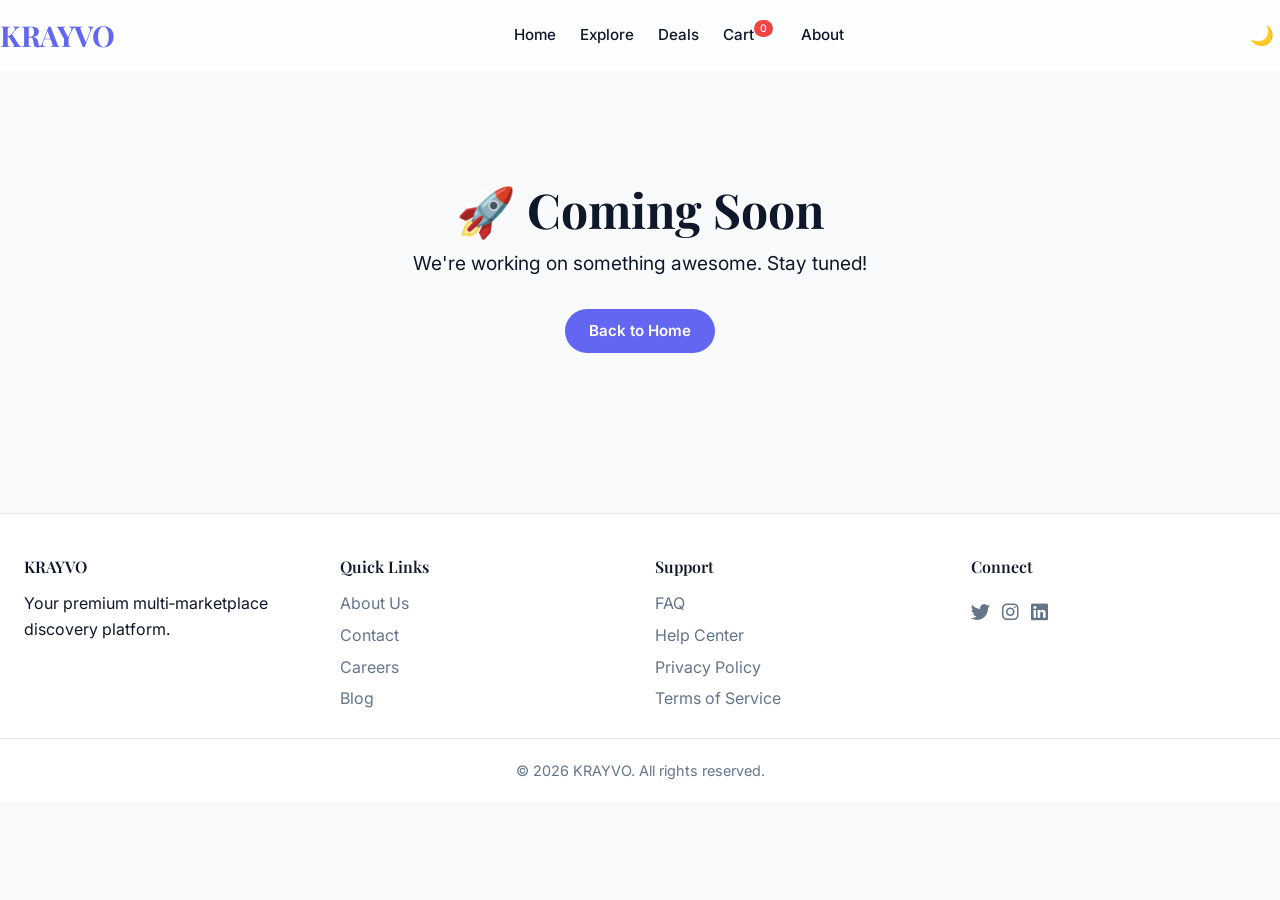
<file: blog.html>
<!DOCTYPE html>
<html lang="en" data-theme="light">
<head>
  <meta charset="UTF-8">
  <meta name="viewport" content="width=device-width, initial-scale=1.0">
  <title>Coming Soon | KRAYVO</title>
  <meta name="description" content="This page is under construction. Stay tuned!">
  <link rel="stylesheet" href="css/style.css">
  <link href="https://fonts.googleapis.com/css2?family=Inter:wght@300;400;500;600;700;800&family=Playfair+Display:wght@400;500;600;700&display=swap" rel="stylesheet">
  <link rel="stylesheet" href="https://cdnjs.cloudflare.com/ajax/libs/font-awesome/6.4.0/css/all.min.css">
</head>
<body>
  <div id="app-header"></div>
  
  <main class="container" style="text-align:center; padding:100px 20px;">
    <h1 style="font-size:3rem; font-family:var(--font-display);">🚀 Coming Soon</h1>
    <p style="font-size:1.2rem; margin-bottom:30px;">We're working on something awesome. Stay tuned!</p>
    <a href="index.html" class="btn btn-primary">Back to Home</a>
  </main>

  <div id="app-footer"></div>
  <script src="js/script.js"></script>
</body>
</html>
</file>
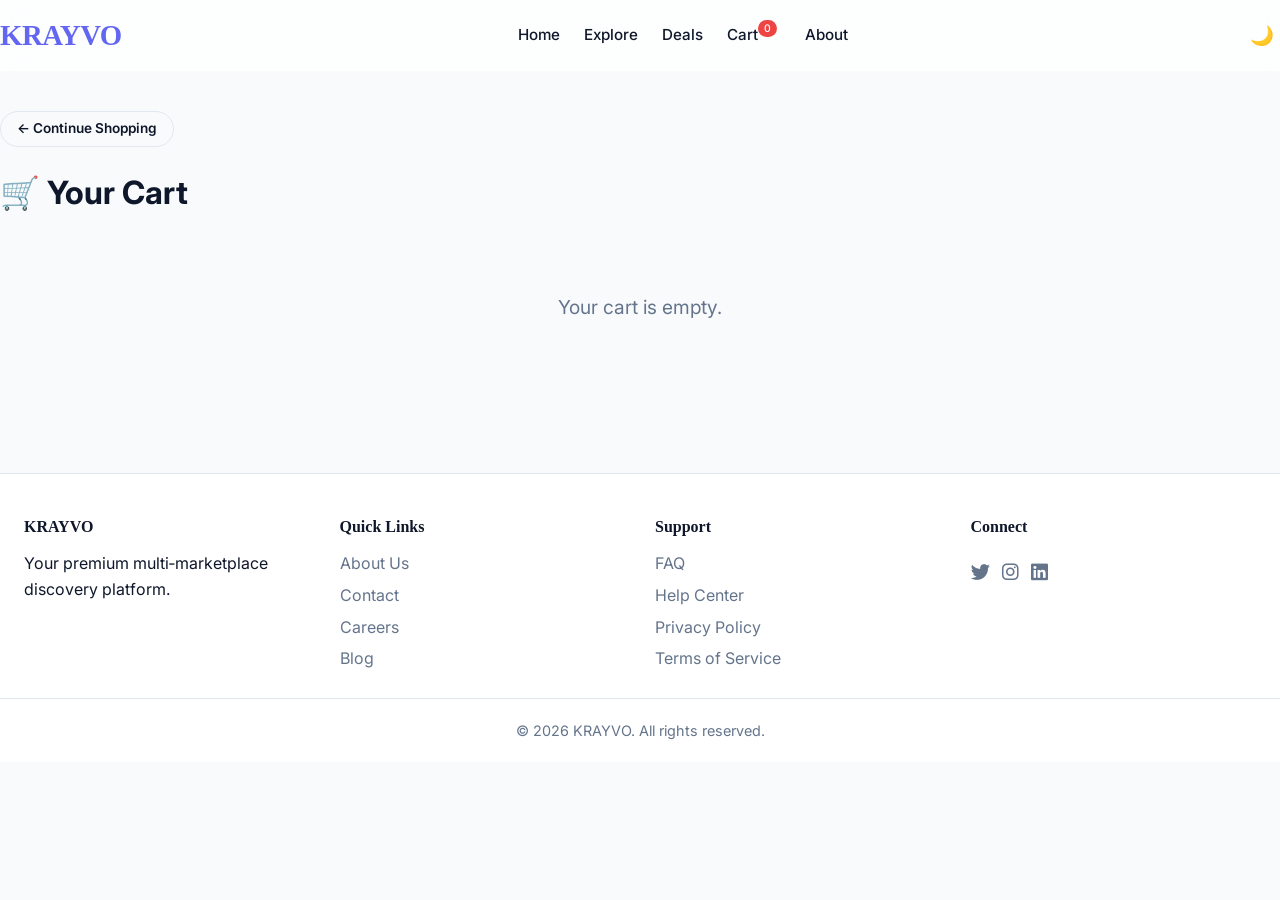
<file: cart.html>
<!DOCTYPE html>
<html lang="en" data-theme="light">
<head>
  <meta charset="UTF-8">
  <meta name="viewport" content="width=device-width, initial-scale=1.0">
  <title>Your Cart | KRAYVO</title>
  <meta name="description" content="Review your cart and checkout securely.">
  <link rel="stylesheet" href="css/style.css">
  <link href="https://fonts.googleapis.com/css2?family=Inter:wght@300;400;500;600;700;800&display=swap" rel="stylesheet">
  <link rel="stylesheet" href="https://cdnjs.cloudflare.com/ajax/libs/font-awesome/6.4.0/css/all.min.css">
  <script src="https://checkout.razorpay.com/v1/checkout.js"></script>
</head>
<body>
  <div id="app-header"></div>
  
  <main class="container" style="padding:40px 0;">
    <a href="index.html" class="btn btn-outline btn-sm" style="margin-bottom:20px;">← Continue Shopping</a>
    <h1 style="margin-bottom:24px;">🛒 Your Cart</h1>
    <div id="cartContainer"></div>
    <div id="cartSummary" class="cart-summary" style="display:none;">
      <h2>Order Summary</h2>
      <p style="font-size:1.2rem; margin:16px 0;">Total: <strong>₹<span id="totalAmount">0</span></strong></p>
      <button class="btn btn-primary checkout-btn" onclick="checkout()">Proceed to Pay</button>
    </div>
  </main>

  <div id="app-footer"></div>

  <script src="js/script.js"></script>
  <script>
    // Demo product lookup (same dataset)
    const platformsList = [
      { key: 'krayvo', label: 'KRAYVO', icon: 'fas fa-crown' },
      { key: 'amazon', label: 'Amazon', icon: 'fab fa-amazon' },
      { key: 'flipkart', label: 'Flipkart', icon: 'fas fa-store' },
      { key: 'myntra', label: 'Myntra', icon: 'fas fa-tshirt' },
      { key: 'savana', label: 'Savana', icon: 'fas fa-leaf' },
      { key: 'ajio', label: 'Ajio', icon: 'fas fa-shopping-bag' },
      { key: 'meesho', label: 'Meesho', icon: 'fas fa-gem' }
    ];
    const categories = ["Mobile","Fashion","Beauty","Electronics","Home & Kitchen","Accessories","Books"];
    const brandNames = { krayvo:'KRAYVO', amazon:'AmazonBasics', flipkart:'Flipkart SmartBuy', myntra:'Myntra', savana:'Savana', ajio:'Ajio', meesho:'Meesho' };
    
    const DEMO_PRODUCTS = [];
    platformsList.forEach(plat => {
      for(let i=1; i<=20; i++){
        const cat = categories[i % categories.length];
        const price = Math.floor(Math.random()*5000)+299;
        const origPrice = price + Math.floor(Math.random()*3000)+200;
        DEMO_PRODUCTS.push({
          id: `demo_${plat.key}_${i}`,
          name: `${brandNames[plat.key]} ${cat} ${i}`,
          brand: brandNames[plat.key],
          price,
          originalPrice: origPrice,
          category: cat,
          platform: plat.key,
          imageUrl: null,
          affiliateLink: plat.key === 'krayvo' ? '#' : `https://www.${plat.key}.com`,
        });
      }
    });

    let cart = JSON.parse(localStorage.getItem('krayvo_cart')) || [];

    function getProductImage(p) {
      if(p.imageData) return p.imageData;
      if(p.imageUrl && p.imageUrl.trim()) return p.imageUrl;
      const emojis = {"Mobile":"📱","Fashion":"👕","Beauty":"💄","Electronics":"💻","Home & Kitchen":"🏠","Accessories":"⌚","Books":"📚"};
      return `https://placehold.co/100x100/1e293b/white?text=${emojis[p.category]||'📦'}`;
    }

    function renderCart() {
      const container = document.getElementById('cartContainer');
      const summary = document.getElementById('cartSummary');
      if(cart.length === 0) {
        container.innerHTML = '<div class="empty-cart">Your cart is empty.</div>';
        summary.style.display = 'none';
        return;
      }
      let total = 0;
      container.innerHTML = cart.map(item => {
        const prod = DEMO_PRODUCTS.find(p => p.id === item.id);
        if(!prod) return '';
        const itemTotal = prod.price * item.qty;
        total += itemTotal;
        return `
          <div class="cart-item">
            <img src="${getProductImage(prod)}" alt="${prod.name}">
            <div class="item-details">
              <h4 class="item-name">${prod.name}</h4>
              <p style="color:var(--text-muted);">Qty: ${item.qty} × ₹${prod.price}</p>
            </div>
            <div class="item-price">₹${itemTotal}</div>
            <button class="remove-btn" onclick="removeItem('${item.id}')">Remove</button>
          </div>
        `;
      }).join('');
      document.getElementById('totalAmount').textContent = total;
      summary.style.display = 'block';
    }

    window.removeItem = (pid) => {
      cart = cart.filter(item => item.id !== pid);
      localStorage.setItem('krayvo_cart', JSON.stringify(cart));
      renderCart();
      updateCartCount();
    };

    window.checkout = () => {
      // Filter KRAYVO items for Razorpay, others redirect
      const krayvoItems = cart.filter(item => {
        const prod = DEMO_PRODUCTS.find(p => p.id === item.id);
        return prod && (prod.platform === 'krayvo' || !prod.platform);
      });
      if(krayvoItems.length === 0) {
        showToast('Only KRAYVO products can be checked out here. Others redirect to their store.', 'error');
        return;
      }
      let totalAmount = 0;
      krayvoItems.forEach(item => {
        const prod = DEMO_PRODUCTS.find(p => p.id === item.id);
        if(prod) totalAmount += prod.price * item.qty;
      });
      const options = {
        key: "rzp_test_YourTestKeyHere",
        amount: totalAmount * 100,
        currency: "INR",
        name: "KRAYVO",
        description: "Cart Checkout",
        handler: function(response) {
          showToast('Payment successful! Order placed.');
          // Remove KRAYVO items from cart
          cart = cart.filter(item => !krayvoItems.some(ki => ki.id === item.id));
          localStorage.setItem('krayvo_cart', JSON.stringify(cart));
          renderCart();
          updateCartCount();
        },
        prefill: { email: "guest@example.com" },
        theme: { color: "#6366f1" }
      };
      new Razorpay(options).open();
    };

    renderCart();
  </script>
</body>
</html>
</file>
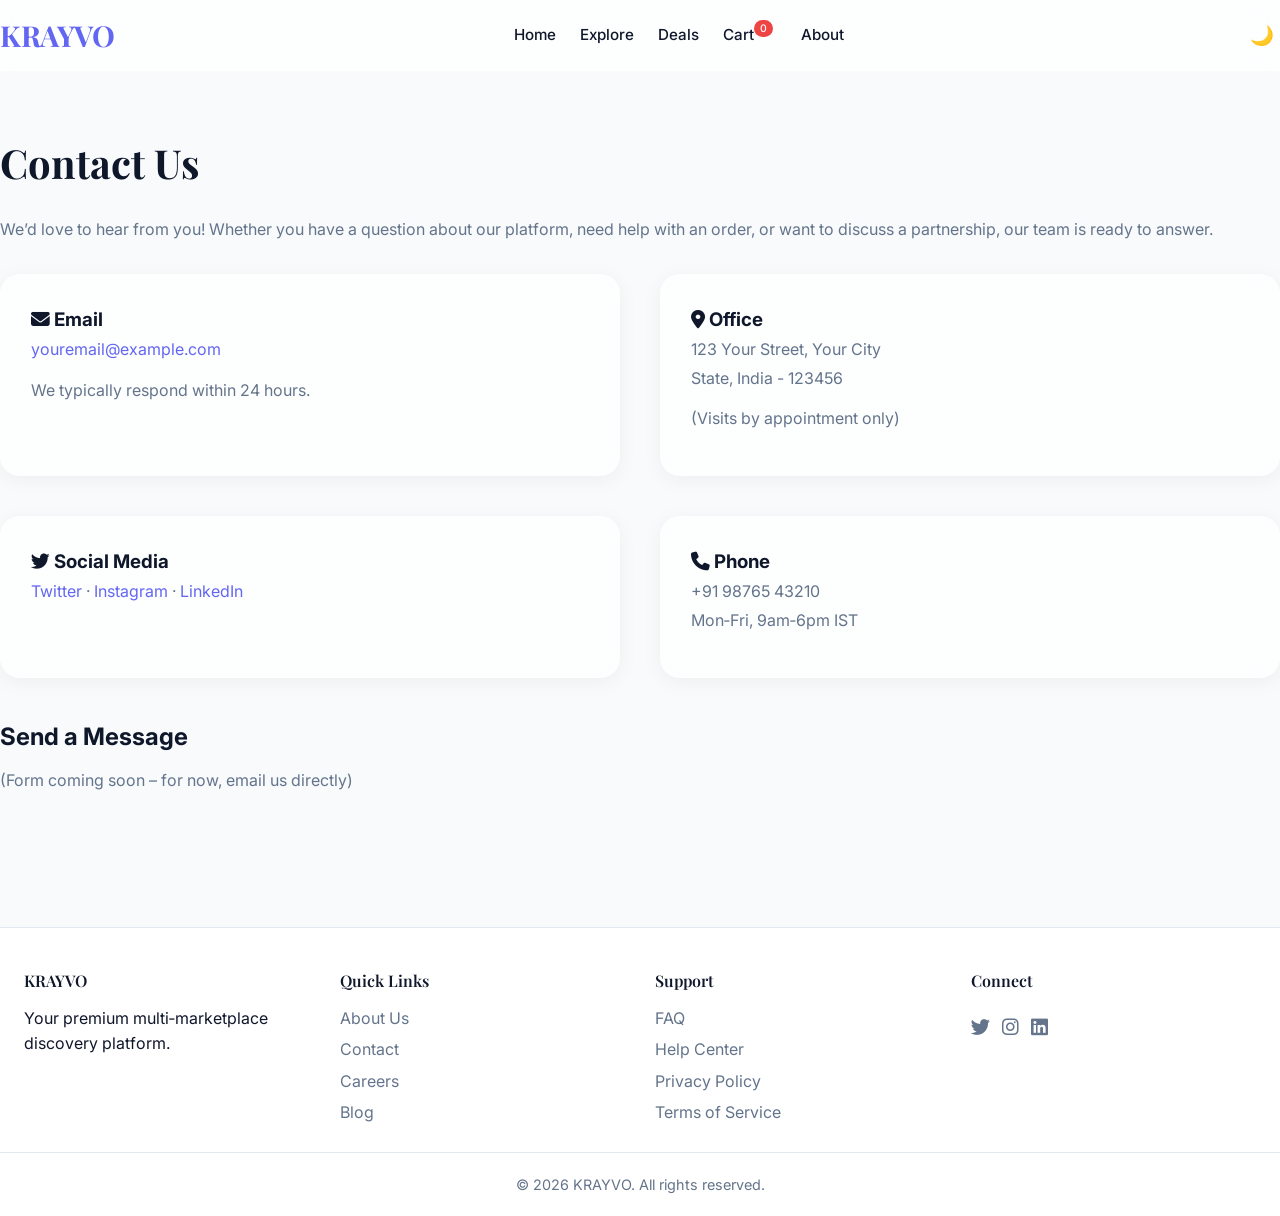
<file: contact.html>
<!DOCTYPE html>
<html lang="en" data-theme="light">
<head>
  <meta charset="UTF-8">
  <meta name="viewport" content="width=device-width, initial-scale=1.0">
  <title>Contact Us | KRAYVO</title>
  <meta name="description" content="Get in touch with the KRAYVO team for support, partnerships, or general inquiries.">
  <meta property="og:title" content="Contact KRAYVO">
  <link rel="canonical" href="https://bibekpatra307-bot.github.io/Krayvo/contact.html">
  <link rel="stylesheet" href="css/style.css">
  <link href="https://fonts.googleapis.com/css2?family=Inter:wght@300;400;500;600;700;800&family=Playfair+Display:wght@400;500;600;700&display=swap" rel="stylesheet">
  <link rel="stylesheet" href="https://cdnjs.cloudflare.com/ajax/libs/font-awesome/6.4.0/css/all.min.css">
</head>
<body>
  <div id="app-header"></div>
  
  <main class="container page-content">
    <h1>Contact Us</h1>
    <p>We’d love to hear from you! Whether you have a question about our platform, need help with an order, or want to discuss a partnership, our team is ready to answer.</p>
    
    <div style="display:grid; grid-template-columns:1fr 1fr; gap:40px; margin-top:30px;">
      <div class="card" style="padding:30px;">
        <h3><i class="fas fa-envelope"></i> Email</h3>
        <!-- 👇 Is email ko apni email se badal dena -->
        <p><a href="mailto:youremail@example.com" style="color:var(--primary);">youremail@example.com</a></p>
        <p style="color:var(--text-muted);">We typically respond within 24 hours.</p>
      </div>
      <div class="card" style="padding:30px;">
        <h3><i class="fas fa-map-marker-alt"></i> Office</h3>
        <!-- 👇 Address apna daal dena -->
        <p>123 Your Street, Your City<br>State, India - 123456</p>
        <p style="color:var(--text-muted);">(Visits by appointment only)</p>
      </div>
      <div class="card" style="padding:30px;">
        <h3><i class="fab fa-twitter"></i> Social Media</h3>
        <!-- 👇 Apne social links daal dena -->
        <p><a href="#" style="color:var(--primary);">Twitter</a> · <a href="#" style="color:var(--primary);">Instagram</a> · <a href="#" style="color:var(--primary);">LinkedIn</a></p>
      </div>
      <div class="card" style="padding:30px;">
        <h3><i class="fas fa-phone"></i> Phone</h3>
        <!-- 👇 Phone number daal dena -->
        <p>+91 98765 43210<br><span style="color:var(--text-muted);">Mon‑Fri, 9am‑6pm IST</span></p>
      </div>
    </div>
    
    <div style="margin-top:40px;">
      <h2>Send a Message</h2>
      <p style="color:var(--text-muted);">(Form coming soon – for now, email us directly)</p>
    </div>
  </main>

  <div id="app-footer"></div>
  <script src="js/script.js"></script>
</body>
</html>
</file>
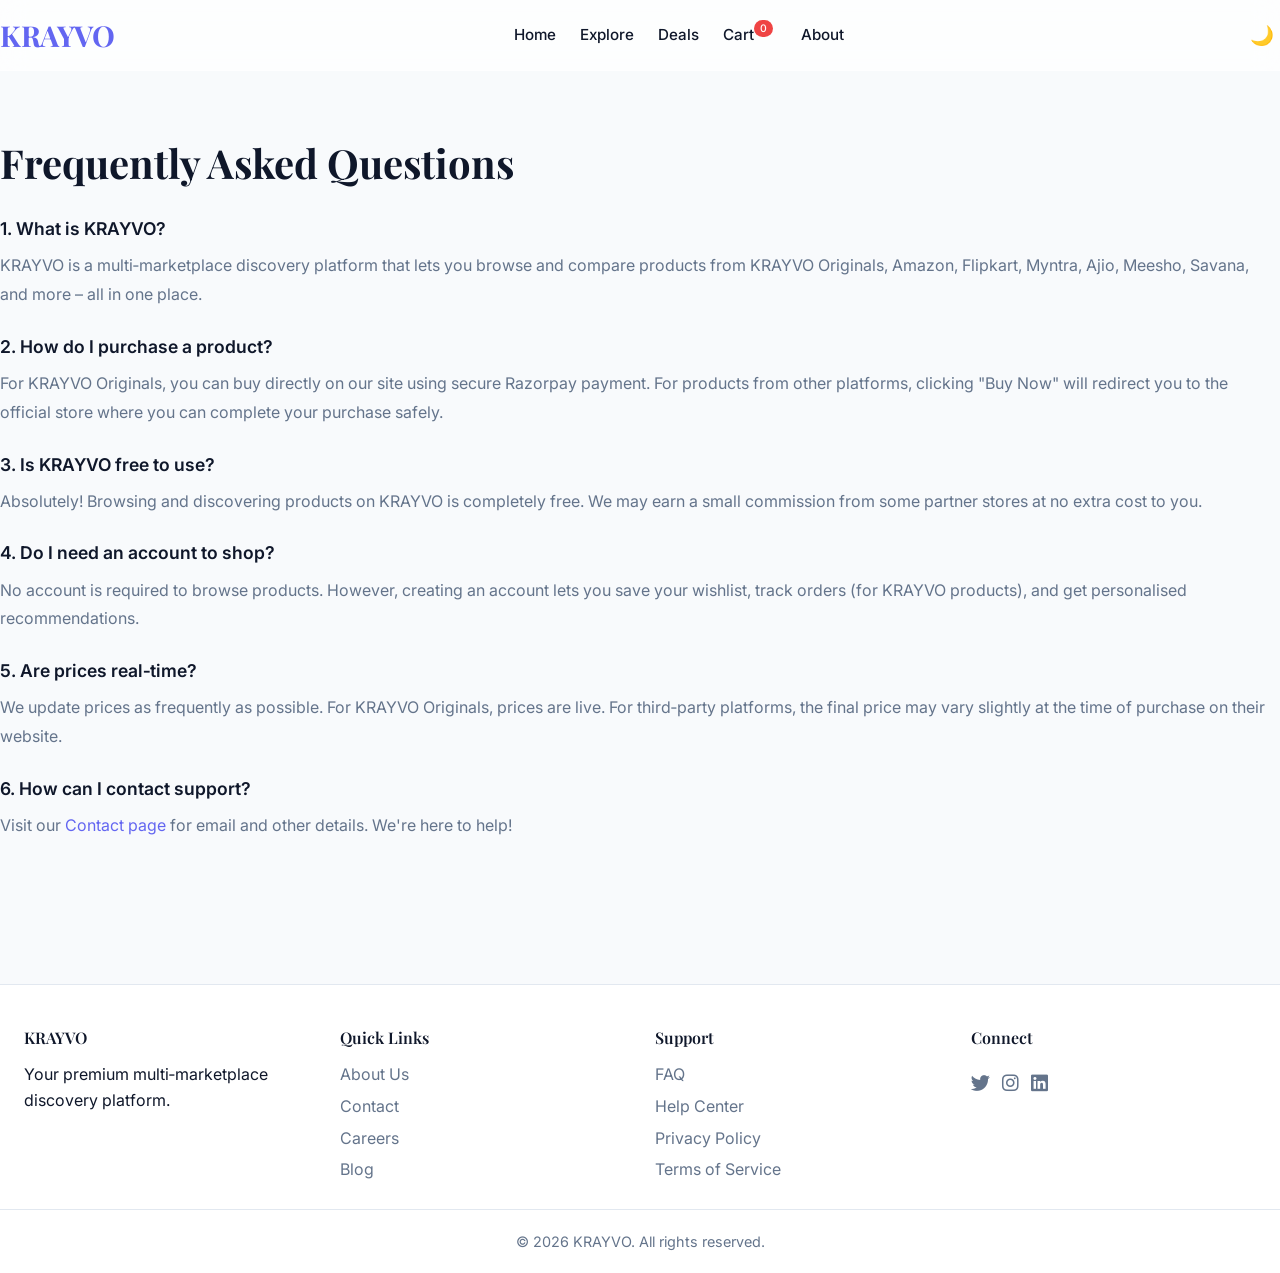
<file: faq.html>
<!DOCTYPE html>
<html lang="en" data-theme="light">
<head>
  <meta charset="UTF-8">
  <meta name="viewport" content="width=device-width, initial-scale=1.0">
  <title>FAQ | KRAYVO</title>
  <meta name="description" content="Find answers to common questions about KRAYVO, orders, platforms, and more.">
  <meta property="og:title" content="Frequently Asked Questions - KRAYVO">
  <link rel="canonical" href="https://bibekpatra307-bot.github.io/Krayvo/faq.html">
  <link rel="stylesheet" href="css/style.css">
  <link href="https://fonts.googleapis.com/css2?family=Inter:wght@300;400;500;600;700;800&family=Playfair+Display:wght@400;500;600;700&display=swap" rel="stylesheet">
  <link rel="stylesheet" href="https://cdnjs.cloudflare.com/ajax/libs/font-awesome/6.4.0/css/all.min.css">
  <style>
    .faq-item { margin-bottom: 24px; }
    .faq-question { font-weight: 600; font-size: 1.1rem; cursor: pointer; }
    .faq-answer { color: var(--text-muted); margin-top: 8px; display: block; }
  </style>
</head>
<body>
  <div id="app-header"></div>
  
  <main class="container page-content">
    <h1>Frequently Asked Questions</h1>
    
    <div class="faq-item">
      <div class="faq-question">1. What is KRAYVO?</div>
      <p class="faq-answer">KRAYVO is a multi‑marketplace discovery platform that lets you browse and compare products from KRAYVO Originals, Amazon, Flipkart, Myntra, Ajio, Meesho, Savana, and more – all in one place.</p>
    </div>
    
    <div class="faq-item">
      <div class="faq-question">2. How do I purchase a product?</div>
      <p class="faq-answer">For KRAYVO Originals, you can buy directly on our site using secure Razorpay payment. For products from other platforms, clicking "Buy Now" will redirect you to the official store where you can complete your purchase safely.</p>
    </div>
    
    <div class="faq-item">
      <div class="faq-question">3. Is KRAYVO free to use?</div>
      <p class="faq-answer">Absolutely! Browsing and discovering products on KRAYVO is completely free. We may earn a small commission from some partner stores at no extra cost to you.</p>
    </div>
    
    <div class="faq-item">
      <div class="faq-question">4. Do I need an account to shop?</div>
      <p class="faq-answer">No account is required to browse products. However, creating an account lets you save your wishlist, track orders (for KRAYVO products), and get personalised recommendations.</p>
    </div>
    
    <div class="faq-item">
      <div class="faq-question">5. Are prices real‑time?</div>
      <p class="faq-answer">We update prices as frequently as possible. For KRAYVO Originals, prices are live. For third‑party platforms, the final price may vary slightly at the time of purchase on their website.</p>
    </div>
    
    <div class="faq-item">
      <div class="faq-question">6. How can I contact support?</div>
      <p class="faq-answer">Visit our <a href="contact.html" style="color:var(--primary);">Contact page</a> for email and other details. We're here to help!</p>
    </div>
  </main>

  <div id="app-footer"></div>
  <script src="js/script.js"></script>
</body>
</html>
</file>
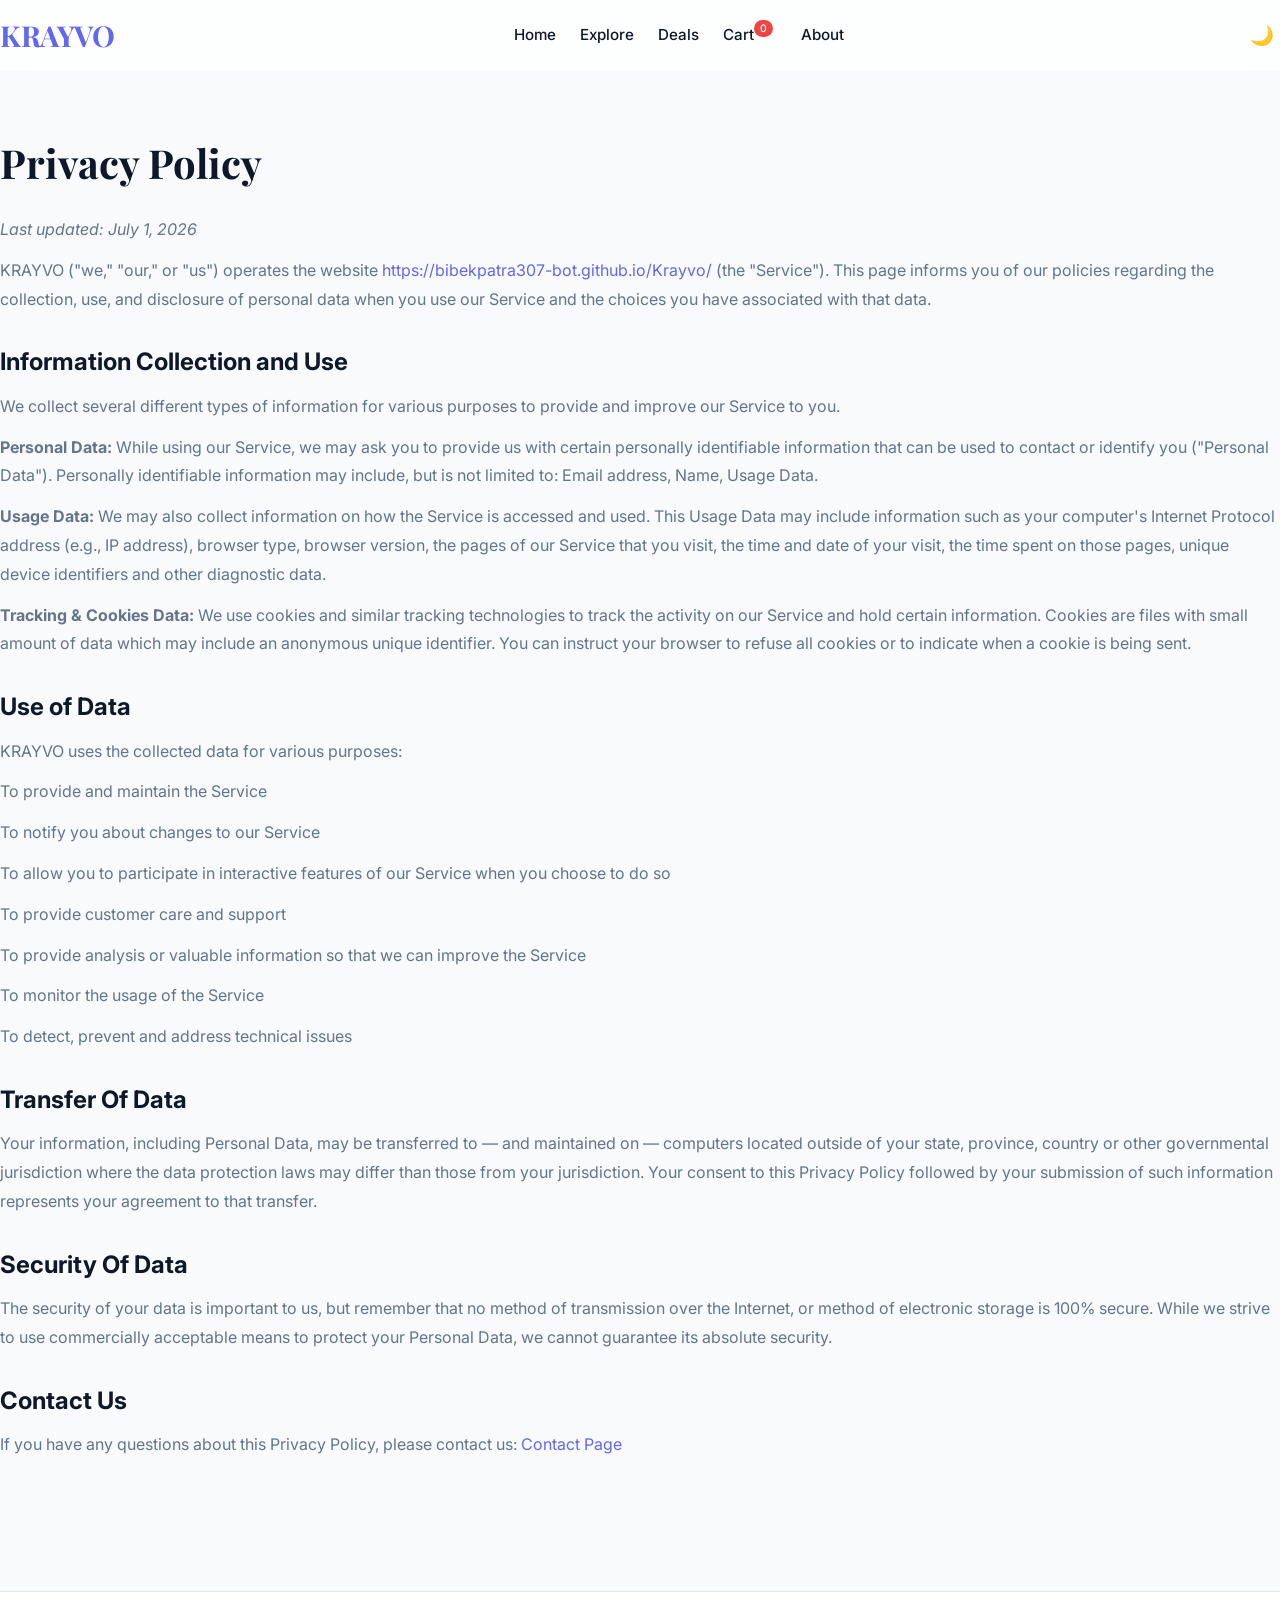
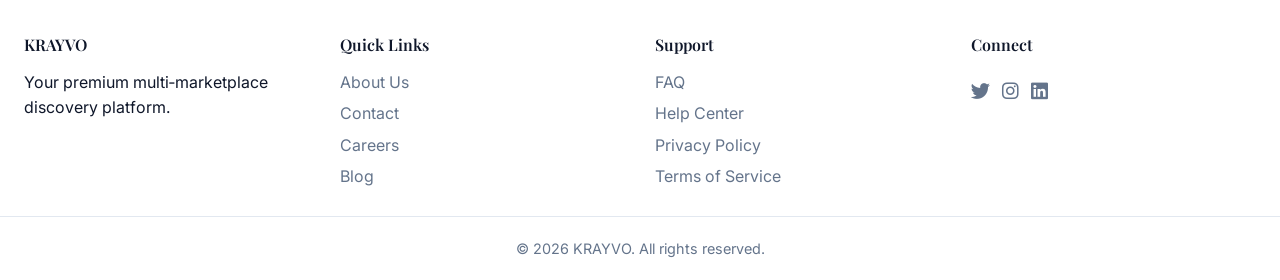
<file: privacy.html>
<!DOCTYPE html>
<html lang="en" data-theme="light">
<head>
  <meta charset="UTF-8">
  <meta name="viewport" content="width=device-width, initial-scale=1.0">
  <title>Privacy Policy | KRAYVO</title>
  <meta name="description" content="Read KRAYVO's privacy policy to understand how we collect, use, and protect your personal information.">
  <meta property="og:title" content="Privacy Policy - KRAYVO">
  <meta property="og:description" content="Your privacy is important to us. Learn about our data practices.">
  <link rel="canonical" href="https://bibekpatra307-bot.github.io/Krayvo/privacy.html">
  <link rel="stylesheet" href="css/style.css">
  <link href="https://fonts.googleapis.com/css2?family=Inter:wght@300;400;500;600;700;800&family=Playfair+Display:wght@400;500;600;700&display=swap" rel="stylesheet">
  <link rel="stylesheet" href="https://cdnjs.cloudflare.com/ajax/libs/font-awesome/6.4.0/css/all.min.css">
</head>
<body>
  <div id="app-header"></div>
  
  <main class="container page-content">
    <h1>Privacy Policy</h1>
    <p><em>Last updated: July 1, 2026</em></p>
    
    <p>KRAYVO ("we," "our," or "us") operates the website <a href="https://bibekpatra307-bot.github.io/Krayvo/" style="color:var(--primary);">https://bibekpatra307-bot.github.io/Krayvo/</a> (the "Service"). This page informs you of our policies regarding the collection, use, and disclosure of personal data when you use our Service and the choices you have associated with that data.</p>
    
    <h2>Information Collection and Use</h2>
    <p>We collect several different types of information for various purposes to provide and improve our Service to you.</p>
    <ul>
      <li><strong>Personal Data:</strong> While using our Service, we may ask you to provide us with certain personally identifiable information that can be used to contact or identify you ("Personal Data"). Personally identifiable information may include, but is not limited to: Email address, Name, Usage Data.</li>
      <li><strong>Usage Data:</strong> We may also collect information on how the Service is accessed and used. This Usage Data may include information such as your computer's Internet Protocol address (e.g., IP address), browser type, browser version, the pages of our Service that you visit, the time and date of your visit, the time spent on those pages, unique device identifiers and other diagnostic data.</li>
      <li><strong>Tracking & Cookies Data:</strong> We use cookies and similar tracking technologies to track the activity on our Service and hold certain information. Cookies are files with small amount of data which may include an anonymous unique identifier. You can instruct your browser to refuse all cookies or to indicate when a cookie is being sent.</li>
    </ul>
    
    <h2>Use of Data</h2>
    <p>KRAYVO uses the collected data for various purposes:</p>
    <ul>
      <li>To provide and maintain the Service</li>
      <li>To notify you about changes to our Service</li>
      <li>To allow you to participate in interactive features of our Service when you choose to do so</li>
      <li>To provide customer care and support</li>
      <li>To provide analysis or valuable information so that we can improve the Service</li>
      <li>To monitor the usage of the Service</li>
      <li>To detect, prevent and address technical issues</li>
    </ul>
    
    <h2>Transfer Of Data</h2>
    <p>Your information, including Personal Data, may be transferred to — and maintained on — computers located outside of your state, province, country or other governmental jurisdiction where the data protection laws may differ than those from your jurisdiction. Your consent to this Privacy Policy followed by your submission of such information represents your agreement to that transfer.</p>
    
    <h2>Security Of Data</h2>
    <p>The security of your data is important to us, but remember that no method of transmission over the Internet, or method of electronic storage is 100% secure. While we strive to use commercially acceptable means to protect your Personal Data, we cannot guarantee its absolute security.</p>
    
    <h2>Contact Us</h2>
    <p>If you have any questions about this Privacy Policy, please contact us: <a href="contact.html" style="color:var(--primary);">Contact Page</a></p>
  </main>

  <div id="app-footer"></div>
  <script src="js/script.js"></script>
</body>
</html>
</file>
<file: css/style.css>
/* Modern CSS Reset & Theme Variables */
* { margin:0; padding:0; box-sizing:border-box; }
:root {
  --font-sans: 'Inter', sans-serif;
  --font-display: 'Playfair Display', serif;
  --primary: #6366f1;
  --primary-dark: #4f46e5;
  --bg: #f8fafc;
  --card: #ffffff;
  --text: #0f172a;
  --text-muted: #64748b;
  --border: #e2e8f0;
  --success: #10b981;
  --danger: #ef4444;
  --radius: 20px;
  --shadow: 0 4px 20px rgba(0,0,0,0.05);
  --glass-bg: rgba(255,255,255,0.7);
  --glass-border: rgba(255,255,255,0.3);
  --transition: all 0.3s ease;
}
[data-theme="dark"] {
  --bg: #0f172a;
  --card: #1e293b;
  --text: #f1f5f9;
  --text-muted: #94a3b8;
  --border: #334155;
  --shadow: 0 4px 20px rgba(0,0,0,0.3);
  --glass-bg: rgba(30,41,59,0.7);
  --glass-border: rgba(51,65,85,0.5);
}
body {
  font-family: var(--font-sans);
  background: var(--bg);
  color: var(--text);
  transition: var(--transition);
  line-height: 1.6;
  -webkit-font-smoothing: antialiased;
}
.container { max-width: 1400px; margin: 0 auto; padding: 0 24px; }
a { color: inherit; text-decoration: none; }
/* ========== NAVBAR ========== */
.navbar {
  background: var(--glass-bg);
  backdrop-filter: blur(12px);
  -webkit-backdrop-filter: blur(12px);
  border-bottom: 1px solid var(--glass-border);
  position: sticky; top: 0; z-index: 100;
  transition: var(--transition);
}
.nav-inner {
  display: flex; align-items: center; justify-content: space-between;
  padding: 12px 0;
}
.logo {
  font-family: var(--font-display);
  font-size: 1.8rem; font-weight: 700;
  color: var(--primary); text-decoration: none;
  letter-spacing: -0.5px;
}
.nav-links { display: flex; gap: 24px; }
.nav-links a {
  text-decoration: none; color: var(--text);
  font-weight: 500; transition: color 0.2s;
  font-size: 0.95rem;
}
.nav-links a:hover { color: var(--primary); }
.nav-icons { display: flex; gap: 12px; align-items: center; }
.theme-toggle, .menu-toggle {
  background: none; border: none; font-size: 1.2rem; cursor: pointer;
  color: var(--text); padding: 6px;
  border-radius: 8px; transition: var(--transition);
}
.theme-toggle:hover, .menu-toggle:hover { background: var(--border); }
.badge {
  background: var(--danger); color: white;
  border-radius: 20px; padding: 2px 6px; font-size: 0.65rem;
  position: relative; top: -8px; left: -4px;
}
/* Mobile Menu */
.menu-toggle { display: none; }
@media (max-width: 768px) {
  .nav-links {
    display: none; position: absolute; top: 100%; left: 0; right: 0;
    background: var(--card); flex-direction: column; padding: 20px;
    border-bottom: 1px solid var(--border);
  }
  .nav-links.open { display: flex; }
  .menu-toggle { display: block; }
}
/* ========== FOOTER ========== */
.site-footer {
  background: var(--card); border-top: 1px solid var(--border);
  padding: 40px 0 20px; margin-top: 60px;
}
.footer-grid {
  display: grid; grid-template-columns: repeat(auto-fit, minmax(200px, 1fr));
  gap: 30px; margin-bottom: 20px;
}
.footer-col h4 { margin-bottom: 12px; font-family: var(--font-display); font-weight: 600; }
.footer-col a { display: block; color: var(--text-muted); text-decoration: none; margin: 6px 0; transition: color 0.2s; }
.footer-col a:hover { color: var(--primary); }
.social-icons { display: flex; gap: 12px; }
.social-icons a { font-size: 1.2rem; color: var(--text-muted); transition: color 0.2s; }
.social-icons a:hover { color: var(--primary); }
.footer-bottom { text-align: center; color: var(--text-muted); padding-top: 20px; border-top: 1px solid var(--border); font-size: 0.9rem; }
/* ========== BUTTONS ========== */
.btn {
  display: inline-block; padding: 10px 24px; border-radius: 40px;
  font-weight: 600; text-decoration: none; border: none; cursor: pointer;
  transition: var(--transition); font-size: 0.95rem;
}
.btn-primary { background: var(--primary); color: white; }
.btn-primary:hover { background: var(--primary-dark); transform: translateY(-2px); box-shadow: 0 8px 20px rgba(99,102,241,0.3); }
.btn-outline { background: transparent; border: 1px solid var(--border); color: var(--text); }
.btn-outline:hover { border-color: var(--primary); color: var(--primary); }
.btn-sm { padding: 6px 16px; font-size: 0.85rem; }
/* ========== CARDS ========== */
.card {
  background: var(--glass-bg);
  backdrop-filter: blur(12px);
  border: 1px solid var(--glass-border);
  border-radius: var(--radius);
  padding: 24px;
  transition: var(--transition);
  box-shadow: var(--shadow);
}
.card:hover { transform: translateY(-4px); box-shadow: 0 12px 30px rgba(0,0,0,0.1); }
/* ========== PRODUCT GRID ========== */
.product-grid {
  display: grid;
  grid-template-columns: repeat(auto-fill, minmax(280px, 1fr));
  gap: 24px;
  margin: 24px 0 40px;
}
.product-card { position: relative; overflow: hidden; }
.product-card .product-img {
  position: relative;
  height: 220px;
  background: var(--bg);
  display: flex; align-items: center; justify-content: center;
  border-radius: var(--radius) var(--radius) 0 0;
  overflow: hidden;
}
.product-card .product-img img {
  width: 100%; height: 100%; object-fit: cover;
  transition: transform 0.3s;
}
.product-card:hover .product-img img { transform: scale(1.05); }
.platform-badge {
  position: absolute; top: 10px; left: 10px;
  background: rgba(0,0,0,0.7); color: white;
  padding: 4px 10px; border-radius: 20px;
  font-size: 0.7rem; font-weight: 600;
  display: flex; align-items: center; gap: 4px;
}
.wishlist-btn {
  position: absolute; top: 10px; right: 10px;
  background: var(--card); border-radius: 50%;
  width: 34px; height: 34px; border: none;
  display: flex; align-items: center; justify-content: center;
  cursor: pointer; color: var(--text-muted);
  transition: var(--transition);
}
.wishlist-btn:hover { background: #fee2e2; color: var(--danger); }
.product-info { padding: 14px; }
.product-info .brand { font-size: 0.7rem; color: var(--text-muted); text-transform: uppercase; }
.product-info .name {
  font-weight: 600; font-size: 1rem; margin: 6px 0;
  display: -webkit-box; -webkit-line-clamp: 2; -webkit-box-orient: vertical; overflow: hidden;
}
.price-row { display: flex; align-items: center; flex-wrap: wrap; gap: 8px; margin: 10px 0; }
.old-price { text-decoration: line-through; font-size: 0.85rem; color: var(--text-muted); }
.price { font-weight: 800; font-size: 1.2rem; color: var(--primary); }
.discount { background: var(--success); color: white; padding: 2px 8px; border-radius: 20px; font-size: 0.7rem; font-weight: 600; }
/* ========== FILTERS ========== */
.filters-section { margin: 30px 0 20px; }
.platform-filters, .category-filters {
  display: flex; flex-wrap: nowrap; overflow-x: auto;
  gap: 12px; margin-bottom: 16px; padding-bottom: 8px;
}
.filter-btn {
  flex: 0 0 auto;
  padding: 10px 24px;
  border-radius: 40px;
  background: var(--card);
  border: 1px solid var(--border);
  font-weight: 600;
  cursor: pointer;
  transition: var(--transition);
  display: flex; align-items: center; gap: 8px; white-space: nowrap;
  font-size: 0.9rem;
}
.filter-btn.active { background: var(--primary); color: white; border-color: var(--primary); }
.filter-btn:hover { border-color: var(--primary); }
/* ========== HERO ========== */
.hero { padding: 60px 0; text-align: center; }
.hero h1 { font-family: var(--font-display); font-size: 3rem; font-weight: 700; margin-bottom: 16px; }
.hero p { color: var(--text-muted); max-width: 600px; margin: 0 auto 30px; font-size: 1.1rem; }
.search-wrapper { max-width: 600px; margin: 0 auto; }
.search-wrapper input {
  width: 100%; padding: 14px 24px; border-radius: 60px;
  border: 1px solid var(--border); background: var(--card);
  color: var(--text); font-size: 1rem;
  outline: none; transition: var(--transition);
}
.search-wrapper input:focus { border-color: var(--primary); box-shadow: 0 0 0 3px rgba(99,102,241,0.2); }
.trending-searches { margin-top: 20px; color: var(--text-muted); font-size: 0.9rem; }
.trending-searches a { color: var(--primary); margin: 0 4px; cursor: pointer; }
.trending-searches a:hover { text-decoration: underline; }
/* ========== PAGE CONTENT (About, Privacy etc.) ========== */
.page-content { padding: 60px 0; }
.page-content h1 { font-family: var(--font-display); font-size: 2.5rem; margin-bottom: 20px; }
.page-content h2 { font-size: 1.5rem; margin: 30px 0 10px; }
.page-content p, .page-content li { color: var(--text-muted); margin-bottom: 12px; font-size: 1rem; line-height: 1.8; }
/* ========== TOAST ========== */
.toast {
  position: fixed; bottom: 20px; right: 20px;
  background: var(--success); color: white;
  padding: 12px 20px; border-radius: 40px;
  z-index: 1100; font-weight: 500;
  box-shadow: 0 8px 20px rgba(0,0,0,0.2);
  animation: slideUp 0.3s ease;
}
.toast-error { background: var(--danger); }
@keyframes slideUp { from { transform: translateY(20px); opacity:0; } to { transform: translateY(0); opacity:1; } }
/* ========== CART SPECIFIC ========== */
.cart-item {
  background: var(--card); border-radius: 16px; padding: 20px;
  border: 1px solid var(--border); margin-bottom: 16px;
  display: flex; align-items: center; gap: 20px; flex-wrap: wrap;
}
.cart-item img { width: 100px; height: 100px; object-fit: cover; border-radius: 12px; background: var(--bg); }
.cart-item .item-details { flex: 1; }
.cart-item .item-name { font-weight: 600; font-size: 1.1rem; }
.cart-item .item-price { font-weight: 700; color: var(--primary); }
.remove-btn {
  background: var(--danger); color: white; border: none;
  padding: 8px 16px; border-radius: 20px; cursor: pointer; font-weight: 500;
}
.empty-cart { text-align: center; padding: 50px; color: var(--text-muted); font-size: 1.2rem; }
.cart-summary { background: var(--card); border-radius: 16px; padding: 24px; border: 1px solid var(--border); margin-top: 24px; }
.checkout-btn { width: 100%; margin-top: 16px; }
/* ========== ADMIN PANEL ========== */
.admin-container { max-width: 1200px; margin: 0 auto; padding: 24px; }
.login-container { max-width: 400px; margin: 80px auto; text-align: center; }
/* ... (admin specific styles) */
</file>
